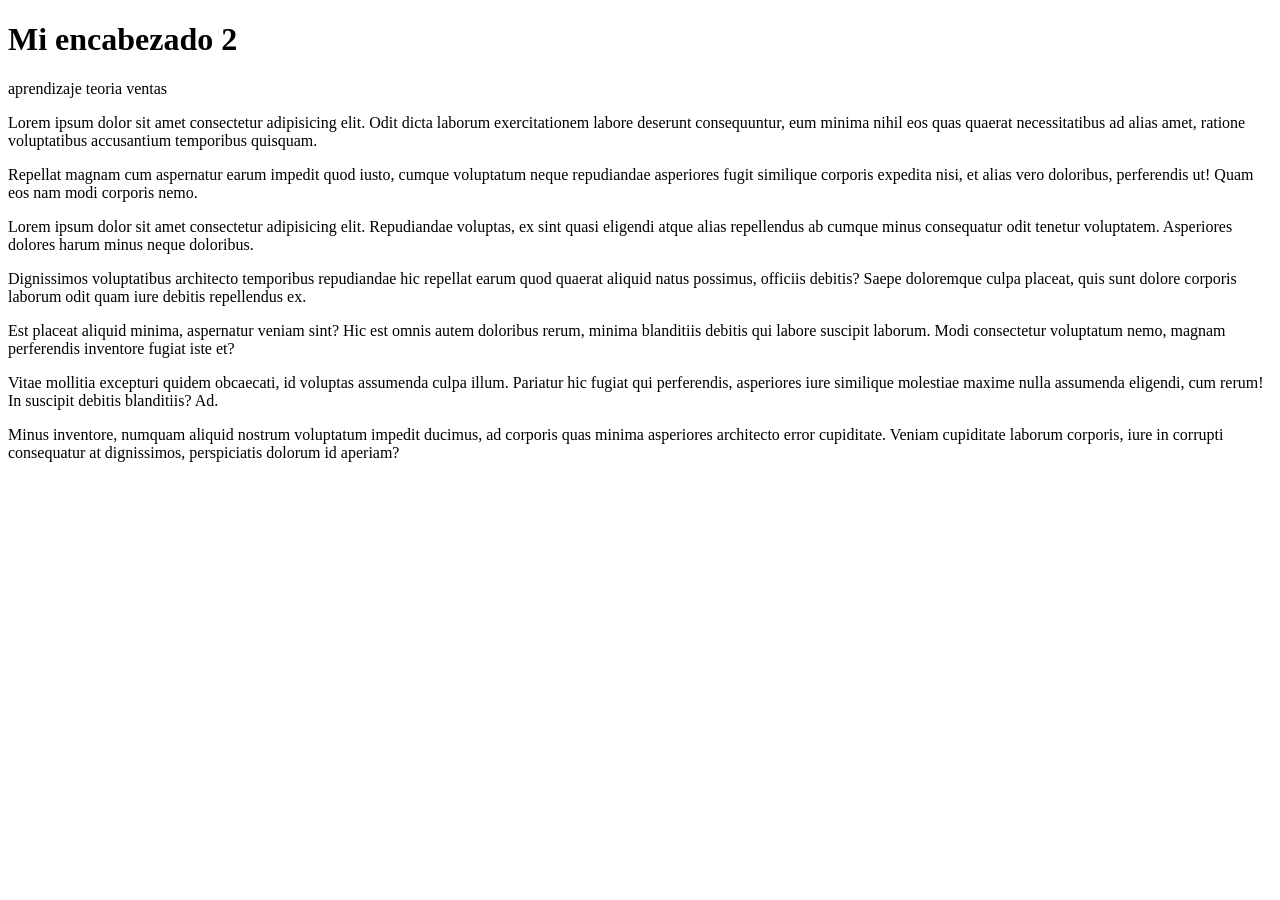
<file: Progrmaciòn Web I/index.html>
<!DOCTYPE html>
<html lang="en">
<head> 
    <meta charset="UTF-8">
    <meta name="viewport" content="width=device-width, initial-scale=1.0">
    <title>MI primera pagina web</title>
</head>
<body>
    
    <header>
        <h1>Mi encabezado 2</h1>
        aprendizaje
        teoria
        ventas
        
        <a href=""></a>
        <a href=""></a>
        <a href=""></a>

    </header>
    
    <!-- sectio·aprendizaje -->
    <!--section#aprendizaje -->
    <!-- section#aprendizaje>article*2>p>lorem -->

    <section id="aprendizaje">
        <article>
            <p>Lorem ipsum dolor sit amet consectetur adipisicing elit. Odit dicta laborum exercitationem labore deserunt consequuntur, eum minima nihil eos quas quaerat necessitatibus ad alias amet, ratione voluptatibus accusantium temporibus quisquam.</p>
        </article>
        <article>
            <p>Repellat magnam cum aspernatur earum impedit quod iusto, cumque voluptatum neque repudiandae asperiores fugit similique corporis expedita nisi, et alias vero doloribus, perferendis ut! Quam eos nam modi corporis nemo.</p>
        </article>
    </section>

    <section>
        <article>
            <p>Lorem ipsum dolor sit amet consectetur adipisicing elit. Repudiandae voluptas, ex sint quasi eligendi atque alias repellendus ab cumque minus consequatur odit tenetur voluptatem. Asperiores dolores harum minus neque doloribus.</p>
        </article>
        <article>
            <p>Dignissimos voluptatibus architecto temporibus repudiandae hic repellat earum quod quaerat aliquid natus possimus, officiis debitis? Saepe doloremque culpa placeat, quis sunt dolore corporis laborum odit quam iure debitis repellendus ex.</p>
        </article>
        <article>
            <p>Est placeat aliquid minima, aspernatur veniam sint? Hic est omnis autem doloribus rerum, minima blanditiis debitis qui labore suscipit laborum. Modi consectetur voluptatum nemo, magnam perferendis inventore fugiat iste et?</p>
        </article>
        <article>
            <p>Vitae mollitia excepturi quidem obcaecati, id voluptas assumenda culpa illum. Pariatur hic fugiat qui perferendis, asperiores iure similique molestiae maxime nulla assumenda eligendi, cum rerum! In suscipit debitis blanditiis? Ad.</p>
        </article>
        <article>
            <p>Minus inventore, numquam aliquid nostrum voluptatum impedit ducimus, ad corporis quas minima asperiores architecto error cupiditate. Veniam cupiditate laborum corporis, iure in corrupti consequatur at dignissimos, perspiciatis dolorum id aperiam?</p>
        </article>
    </section>

    <!-- sECCION DE ARTICULO -->
</body>

</html>
</file>
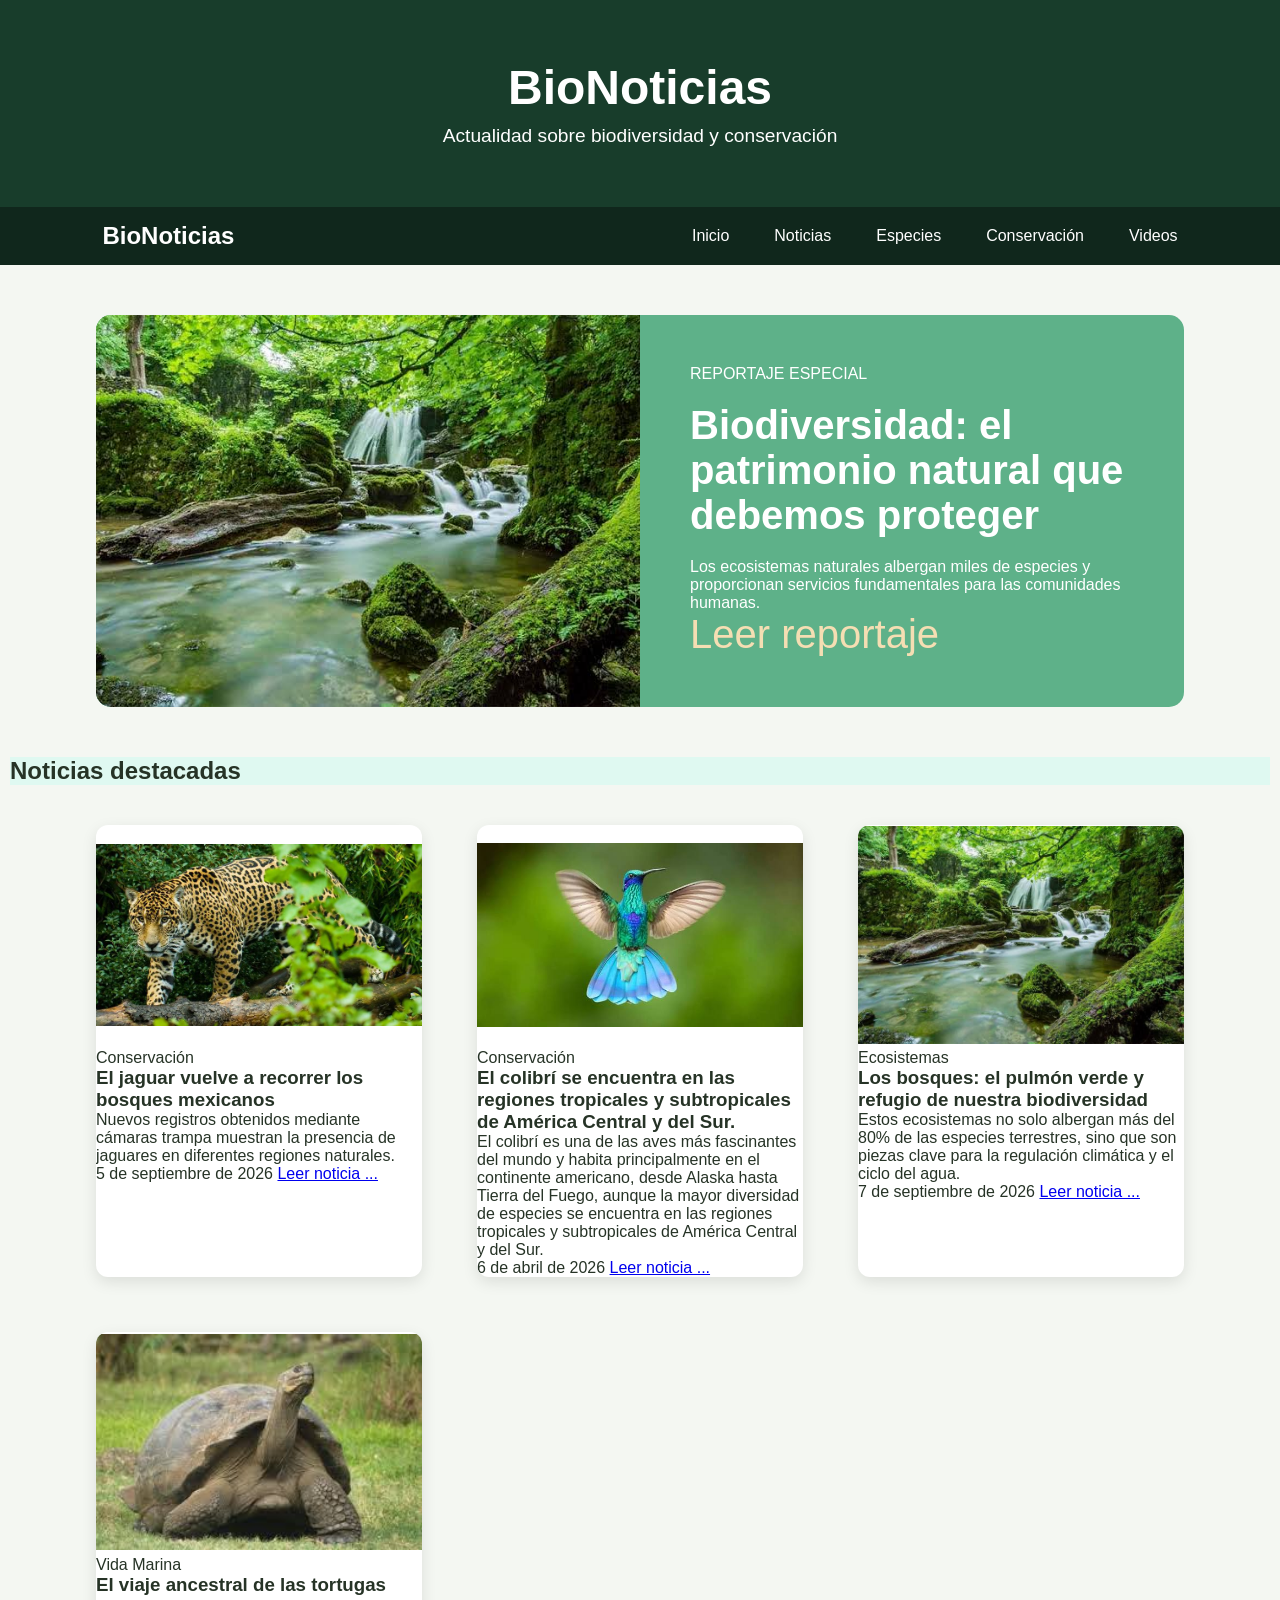
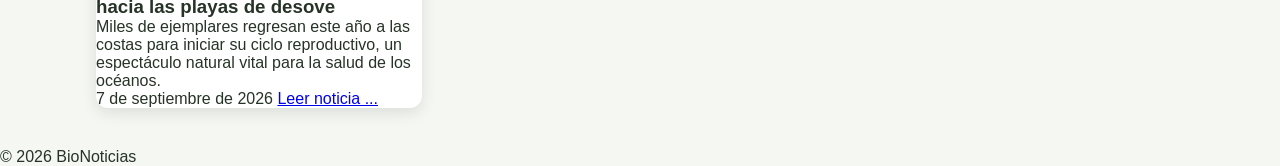
<file: Progrmaciòn Web I/bio/index.html>
<!DOCTYPE html>
<html lang="es">

<head>
    <meta charset="UTF-8">
    <meta name="viewport" content="width=device-width, initial-scale=1.0">
    <title>BioNoticias</title>
    <link rel="stylesheet" href="css/estilos.css">
</head>

<body>

    <header>
        <h1>BioNoticias</h1>
        <p>Actualidad sobre biodiversidad y conservación</p>
    </header>


    <nav class="menu">

        <div class="logo">
            BioNoticias
        </div>

        <div class="enlaces">

            <a href="#inicio">Inicio</a>
            <a href="#noticias">Noticias</a>
            <a href="#especies">Especies</a>
            <a href="#conservacion">Conservación</a>
            <a href="#videos">Videos</a>

        </div>

    </nav>

    <main>
        <section class="principal">

            <img src="img/bosque.jpg" alt="Bosque tropical">

            <div class="principal-texto">

                <span>REPORTAJE ESPECIAL</span>

                <h2>
                    Biodiversidad: el patrimonio natural
                    que debemos proteger
                </h2>

                <p>
                    Los ecosistemas naturales albergan miles de especies
                    y proporcionan servicios fundamentales para las
                    comunidades humanas.
                </p>

                <a href="#">
                    Leer reportaje
                </a>

            </div>

        </section>
        <section>
            <h2 style="margin: 10px; background-color: rgba(139, 255, 232, 0.2)">
                Noticias destacadas</h2>

            <div class="grid-noticias">

                <article class="noticia">

                    <img src="img/jaguar.jpg" alt="Jaguar en un bosque tropical">

                    <div class="noticia-contenido">

                        <span class="categoria">
                            Conservación
                        </span>

                        <h3>
                            El jaguar vuelve a recorrer los bosques mexicanos
                        </h3>

                        <p>
                            Nuevos registros obtenidos mediante cámaras trampa
                            muestran la presencia de jaguares en diferentes
                            regiones naturales.
                        </p>

                        <time datetime="2026-09-05">
                            5 de septiembre de 2026
                        </time>

                        <a href="#" class="leer-mas">
                            Leer noticia ...
                        </a>

                    </div>

                </article>

                <article class="noticia">

                    <img src="img/colibri.jpg" alt="Colibrí en la selva de México">

                    <div class="noticia-contenido">

                        <span class="categoria">
                            Conservación
                        </span>

                        <h3>
                            El colibrí se encuentra en las regiones tropicales y subtropicales de América Central y del
                            Sur.
                        </h3>

                        <p>
                            El colibrí es una de las aves más fascinantes del mundo y habita principalmente en el
                            continente
                            americano, desde Alaska hasta Tierra del Fuego, aunque la mayor diversidad de especies se
                            encuentra en las regiones tropicales y subtropicales de América Central y del Sur.
                        </p>


                        <time datetime="2026-04-06">
                            6 de abril de 2026
                        </time>

                        <a href="#" class="leer-mas">
                            Leer noticia ...
                        </a>

                    </div>

                </article>

                <article class="noticia">

                    <img src="img/bosque.jpg" alt="Bosque templado con densa vegetación y neblina">

                    <div class="noticia-contenido">

                        <span class="categoria">
                            Ecosistemas
                        </span>

                        <h3>
                            Los bosques: el pulmón verde y refugio de nuestra biodiversidad
                        </h3>

                        <p>
                            Estos ecosistemas no solo albergan más del 80% de las especies terrestres,
                            sino que son piezas clave para la regulación climática y el ciclo del agua.
                        </p>

                        <time datetime="2026-09-07">
                            7 de septiembre de 2026
                        </time>

                        <a href="#" class="leer-mas">
                            Leer noticia ...
                        </a>

                    </div>

                </article>

                <article class="noticia">

                    <img src="img/tortuga.jpg" alt="Tortuga marina nadando en un arrecife de coral">

                    <div class="noticia-contenido">

                        <span class="categoria">
                            Vida Marina
                        </span>

                        <h3>
                            El viaje ancestral de las tortugas hacia las playas de desove
                        </h3>

                        <p>
                            Miles de ejemplares regresan este año a las costas para iniciar su ciclo
                            reproductivo, un espectáculo natural vital para la salud de los océanos.
                        </p>

                        <time datetime="2026-09-07">
                            7 de septiembre de 2026
                        </time>

                        <a href="#" class="leer-mas">
                            Leer noticia ...
                        </a>

                    </div>

                </article>

            </div>


        </section>

    </main>

    <footer>
        <p>© 2026 BioNoticias</p>
    </footer>

</body>

</html>
</file>
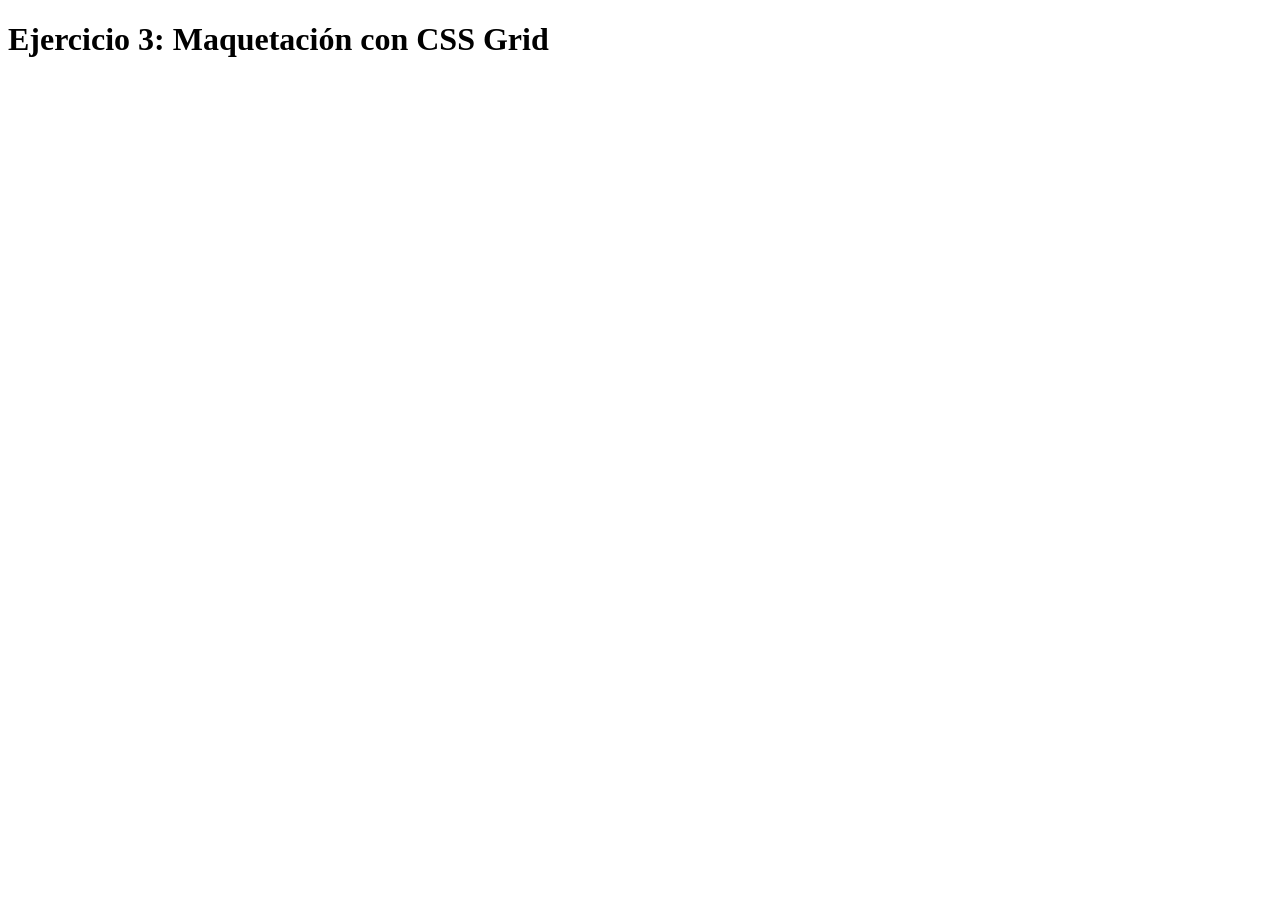
<file: Ejercicios HTML/Ejercicio 3.html>
<!DOCTYPE html>
<html lang="en">
<head>
    <meta charset="UTF-8">
    <meta name="viewport" content="width=device-width, initial-scale=1.0">
    <title>Document</title>

    <h1>Ejercicio 3: Maquetación con CSS Grid</h1>

    <style>

        main {
            display: grid;
            /* Completa la definición de 3 columnas iguales */
            grid-template-columns: 1fr 1fr 1fr;
            gap: 1rem;
        }

        section {
            background-color: lightcyan;
            padding: 1rem;
            border-radius: 8px;
        }

        /* Agrega hover a las secciones */
        section:hover {
            background-color: lightskyblue;
        }   

    </style>

</head>
<body>
</file>
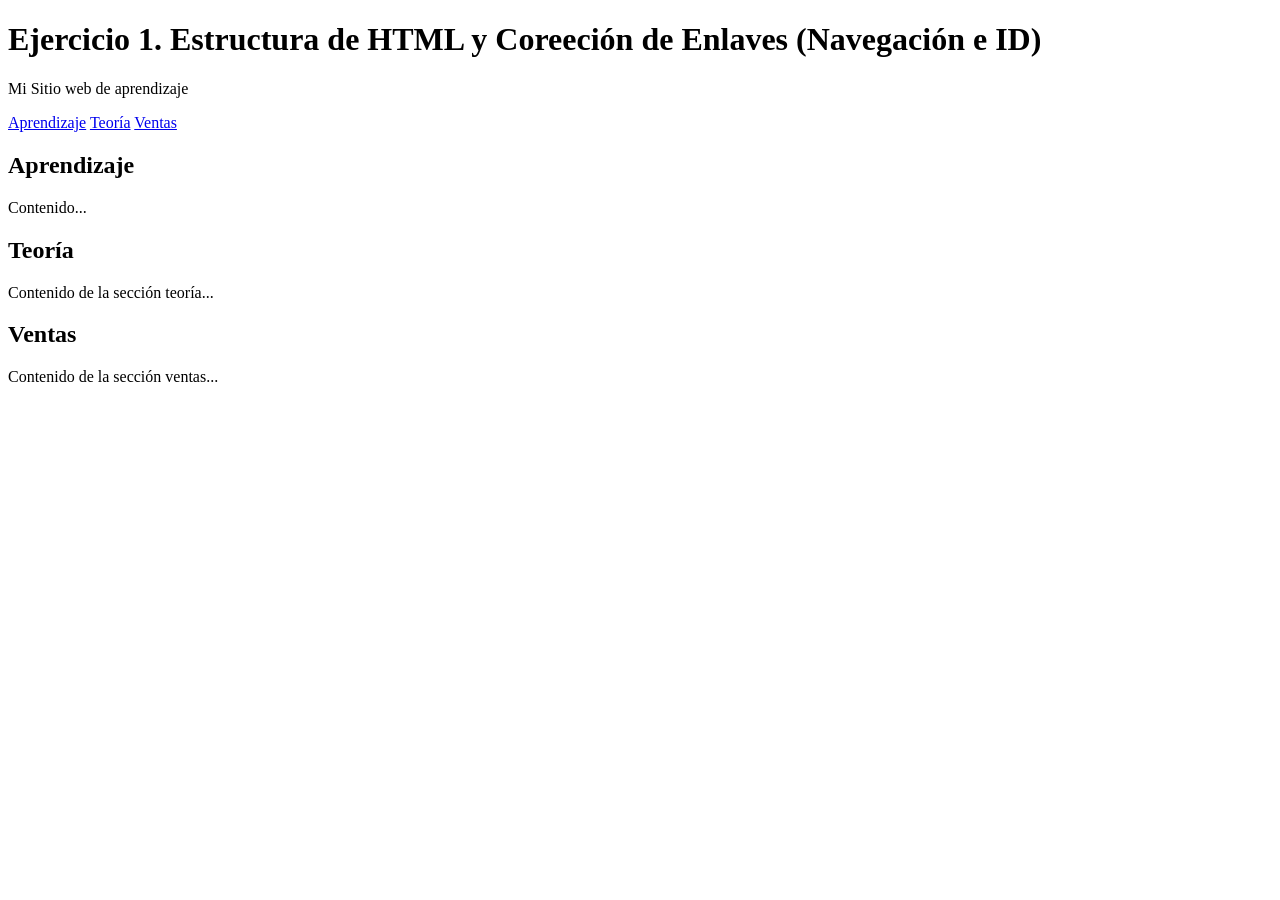
<file: Ejercicios HTML/Ejercicio1.html>
<!DOCTYPE html>
<html lang="en">
<head>
    <meta charset="UTF-8">
    <meta name="viewport" content="width=device-width, initial-scale=1.0">
    <title>Document</title>
</head>
<body>
    <header>
        <h1>Ejercicio 1. Estructura de HTML y Coreeción de Enlaves
            (Navegación e ID)
        </h1>
        
        <p> Mi Sitio web de aprendizaje </p>
        
        <!-- El href apunta al ID con el signo "#" -->
        <!-- Agrega aquí el atributo href apuntando al id correcto -->
    <a href="#aprendizaje">Aprendizaje</a>
    <a href="#teoria">Teoría</a>
    <a href="#ventas">Ventas</a>
</header>

<section id="aprendizaje">
    <h2>Aprendizaje</h2>
    <p>Contenido...</p>
</section>

<!-- Añade el id correspondiente -->
<section id="teoria">
    <h2>Teoría</h2>
    <p>Contenido de la sección teoría...</p>
</section>

<section id="ventas">
    <h2>Ventas</h2>
    <p>Contenido de la sección ventas...</p>
</section>

</body>
</html>
</file>
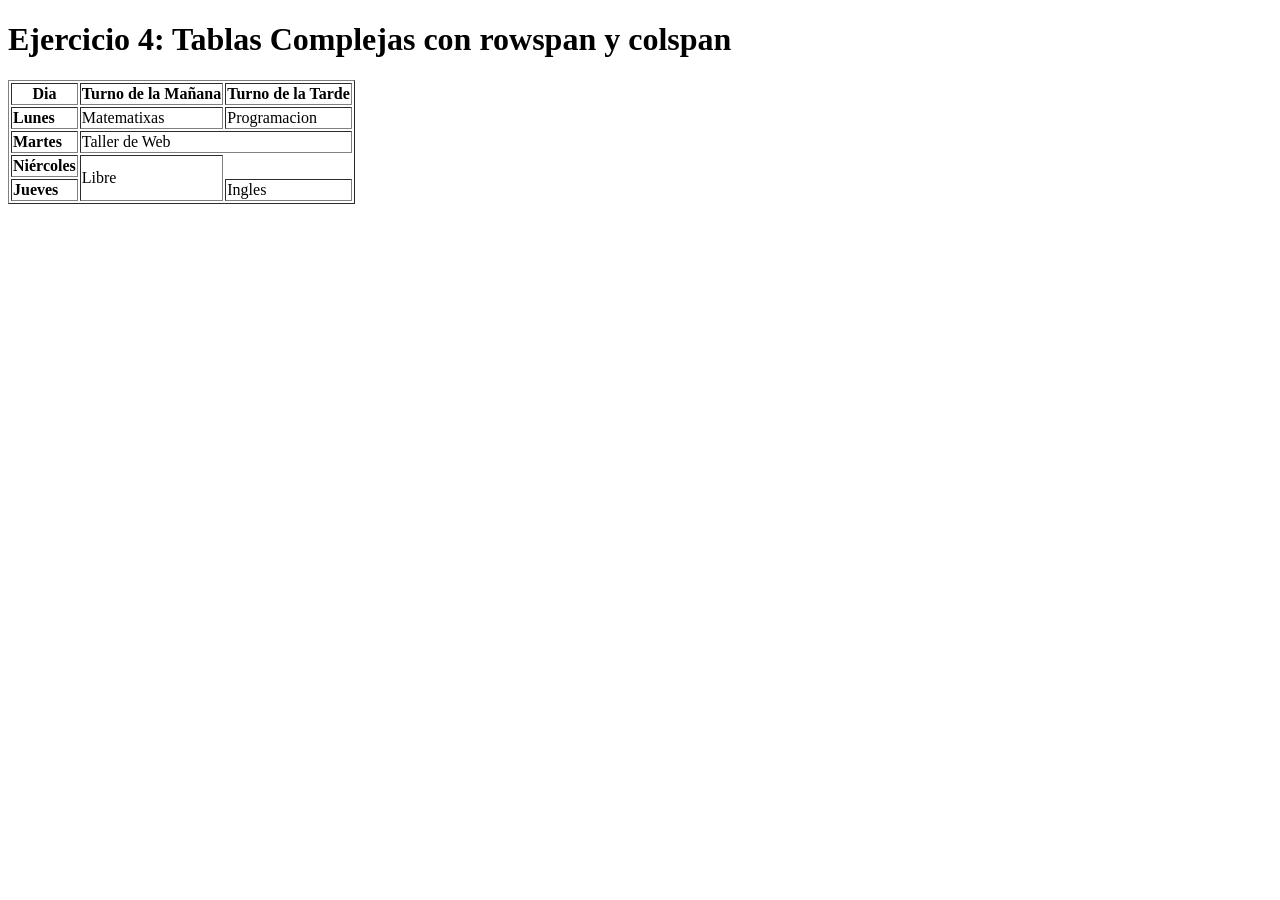
<file: Ejercicios HTML/Ejercicio4.html>
<!DOCTYPE html>
<html lang="en">
<head>
    <meta charset="UTF-8">
    <meta name="viewport" content="width=device-width, initial-scale=1.0">
    <title>Document</title>

    <h1> Ejercicio 4: Tablas Complejas con rowspan y colspan </h1>

</head>
<body>

    <table border="1">

        <thead>
            <tr>
                <th>Dia</th>
                <th>Turno de la Mañana</th>
                <th>Turno de la Tarde</th>
                </tr>
        </thead>

        <tbody>
            <tr> 
                <td><strong>Lunes</strong></td>
                <td>Matematixas</td>
                <td>Programacion</td>
            </tr>

            <tr> 
                <td><strong>Martes</strong></td>
                <td colspan="2">Taller de Web</td>
            </tr>
            
            <tr> 
                <td><strong>Niércoles</strong></td>
                <!-- rowspan="2" expande la celda hacia la fila del Jueves -->
                <td rowspan="2">Libre</td>
            </tr>

            <tr> 
                <td><strong>Jueves</strong></td>
                <td>Ingles</td>
                <!-- Nota: No colocamos un <td> para Turno Tarde aquí porque lo ocupa el rowspan de arriba -->
            </tr>
        </tbody>

    </table>

</body>
</html>
</file>
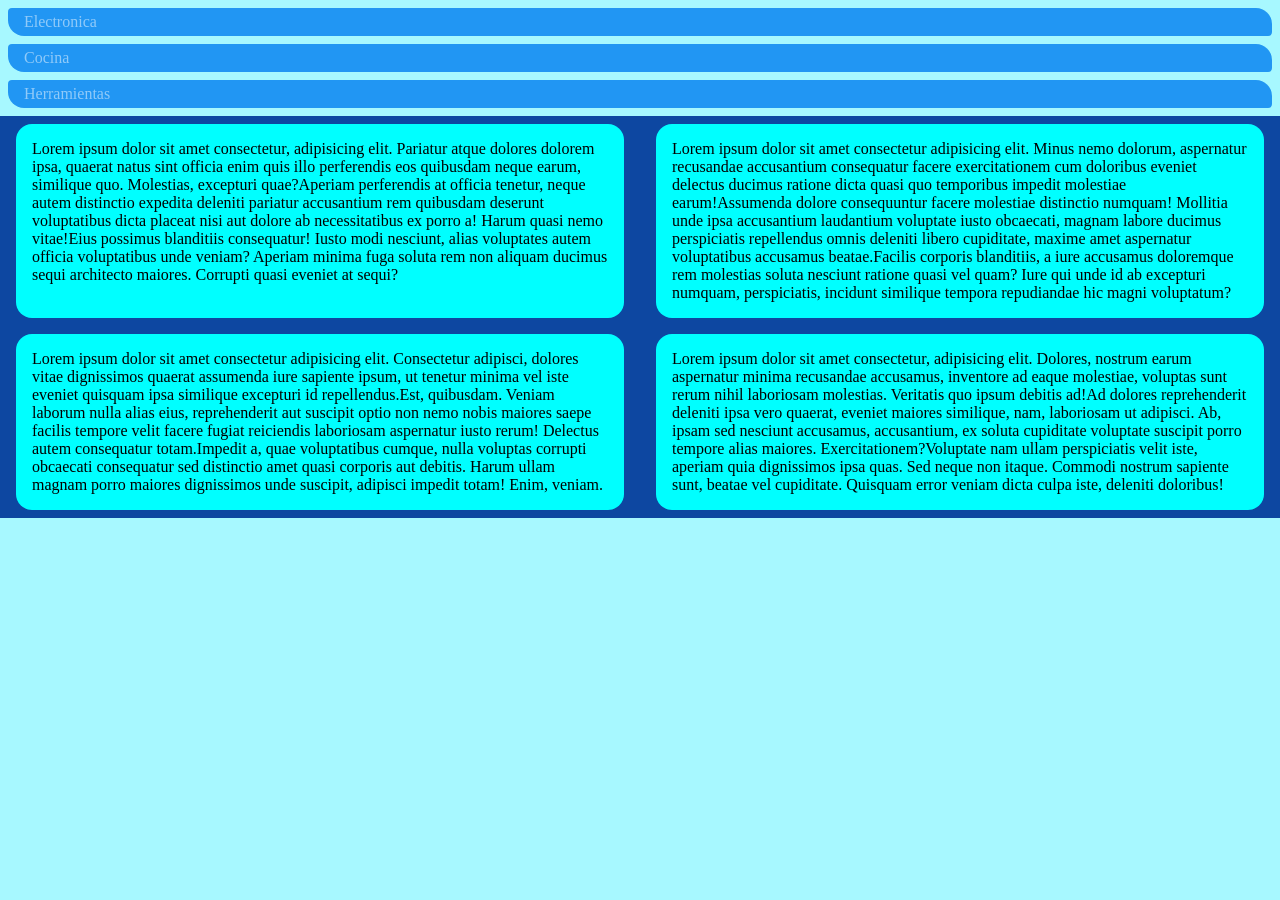
<file: Progrmaciòn Web I/menu.html>
<!DOCTYPE html>
<html lang="en">
<head>
    <meta charset="UTF-8">
    <meta name="viewport" content="width=device-width, initial-scale=1.0">
    <title>Document</title>

    <style>

        * {
            margin: 0;
            padding: 0;
        }

        body {
            background-color: #a7f8ff;        
        }

        a {
            color: #90CAF9; 
        }

        .men_item {
            background-color: #2196F3; 
            margin: 0.5rem; 
            padding: 5px 1rem; 
            border-radius: 0.25rem 1rem; 
        }
        
        /* ".men_item:hover": Sirve para que cuando pase el cursor 
        se cambie de color de la divicion */
        .men_item:hover {
            background-color: #97bcf5;
            border-radius: 1.5 rem;  
        }

        /* Solo se aplica a las clases que tengan menu */
        .menu {
            text-decoration: none; 
        }

        nav {
            display: flex;
            display: row;
            /*flex-direction: column;
            flex-direction: row; */
            background-color: #8bbb92;
            justify-content: flex-end;
        }

        @media (max-width: 500px) {
            nav {
            flex-direction: column;
            }
        }
            

        main {
            background-color: #0D47A1;
            display: grid;
            grid-template-columns: 1fr 1fr;
        }

        section { 
            padding: 1rem;
            background-color: aqua;
            margin: 0.5rem 1rem; 
            border-radius: 1rem;
        }

        section:hover {
            background-color: #a7f8ff;
        }

        

    </style>
</head>

<body>
    <!-- Con # es id y con . es clase -->
    <div class="men_item"><a href="#electronica" class="menu">Electronica</a></div>
    <div class="men_item"><a href="#cocina" class="menu">Cocina</a></div>
    <div class="men_item"><a href="#herramientas" class="menu">Herramientas</a></div>

    <main>
        <section>
            <p><span>Lorem ipsum dolor sit amet consectetur, adipisicing elit. Pariatur atque dolores dolorem ipsa, quaerat natus sint officia enim quis illo perferendis eos quibusdam neque earum, similique quo. Molestias, excepturi quae?</span><span>Aperiam perferendis at officia tenetur, neque autem distinctio expedita deleniti pariatur accusantium rem quibusdam deserunt voluptatibus dicta placeat nisi aut dolore ab necessitatibus ex porro a! Harum quasi nemo vitae!</span><span>Eius possimus blanditiis consequatur! Iusto modi nesciunt, alias voluptates autem officia voluptatibus unde veniam? Aperiam minima fuga soluta rem non aliquam ducimus sequi architecto maiores. Corrupti quasi eveniet at sequi?</span></p>
        </section>
        <section>
            <p><span>Lorem ipsum dolor sit amet consectetur adipisicing elit. Minus nemo dolorum, aspernatur recusandae accusantium consequatur facere exercitationem cum doloribus eveniet delectus ducimus ratione dicta quasi quo temporibus impedit molestiae earum!</span><span>Assumenda dolore consequuntur facere molestiae distinctio numquam! Mollitia unde ipsa accusantium laudantium voluptate iusto obcaecati, magnam labore ducimus perspiciatis repellendus omnis deleniti libero cupiditate, maxime amet aspernatur voluptatibus accusamus beatae.</span><span>Facilis corporis blanditiis, a iure accusamus doloremque rem molestias soluta nesciunt ratione quasi vel quam? Iure qui unde id ab excepturi numquam, perspiciatis, incidunt similique tempora repudiandae hic magni voluptatum?</span></p>
        </section>
        <section>
            <p><span>Lorem ipsum dolor sit amet consectetur adipisicing elit. Consectetur adipisci, dolores vitae dignissimos quaerat assumenda iure sapiente ipsum, ut tenetur minima vel iste eveniet quisquam ipsa similique excepturi id repellendus.</span><span>Est, quibusdam. Veniam laborum nulla alias eius, reprehenderit aut suscipit optio non nemo nobis maiores saepe facilis tempore velit facere fugiat reiciendis laboriosam aspernatur iusto rerum! Delectus autem consequatur totam.</span><span>Impedit a, quae voluptatibus cumque, nulla voluptas corrupti obcaecati consequatur sed distinctio amet quasi corporis aut debitis. Harum ullam magnam porro maiores dignissimos unde suscipit, adipisci impedit totam! Enim, veniam.</span></p>
        </section>
        <section>
            <p><span>Lorem ipsum dolor sit amet consectetur, adipisicing elit. Dolores, nostrum earum aspernatur minima recusandae accusamus, inventore ad eaque molestiae, voluptas sunt rerum nihil laboriosam molestias. Veritatis quo ipsum debitis ad!</span><span>Ad dolores reprehenderit deleniti ipsa vero quaerat, eveniet maiores similique, nam, laboriosam ut adipisci. Ab, ipsam sed nesciunt accusamus, accusantium, ex soluta cupiditate voluptate suscipit porro tempore alias maiores. Exercitationem?</span><span>Voluptate nam ullam perspiciatis velit iste, aperiam quia dignissimos ipsa quas. Sed neque non itaque. Commodi nostrum sapiente sunt, beatae vel cupiditate. Quisquam error veniam dicta culpa iste, deleniti doloribus!</span></p>
        </section>


    </main>

</body>

</html>
</file>
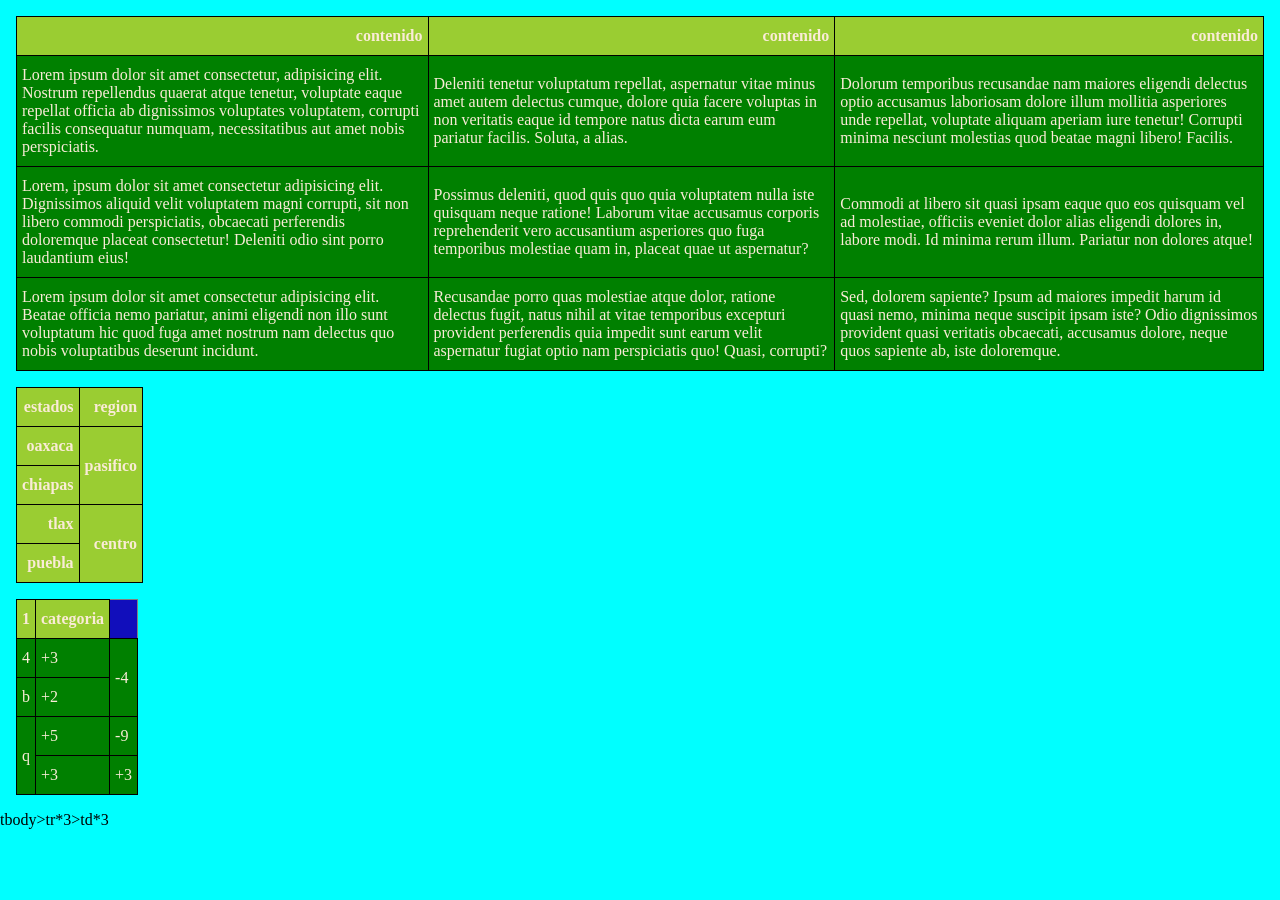
<file: Progrmaciòn Web I/tablas.html>
<!DOCTYPE html>
<html lang="en">
<head>
    <meta charset="UTF-8">
    <meta name="viewport" content="width=device-width, initial-scale=1.0">
    <title>Document</title>
    <style>
        *{padding: 0;
            margin: 0;
        }
        body{
            background-color: aqua;

        }
        table{
            background-color: rgb(17, 14, 187);

            margin: 1rem;
            border-collapse: collapse;
            color: antiquewhite;

        }
        th, td{
            padding: 10px 5px;
            border: 1px solid black;
        }
        th{
            text-align: right;
            background-color: yellowgreen;
        }

        td{
            background-color: green;
        }
        td:hover{
            background-color: rgb(249, 253, 0);
            font-size: large;
            color: rgb(0, 0, 0);

        }
    </style>
</head>
<body>
    <table border="1">
        <thead>
            <tr>
                <th width="33%">contenido</th>
                <th>contenido</th>
                <th>contenido</th>
            </tr>
        </thead>
        <tbody>
            <tr>
                <td>Lorem ipsum dolor sit amet consectetur, adipisicing elit. Nostrum repellendus quaerat atque tenetur, voluptate eaque repellat officia ab dignissimos voluptates voluptatem, corrupti facilis consequatur numquam, necessitatibus aut amet nobis perspiciatis.</td>
                <td>Deleniti tenetur voluptatum repellat, aspernatur vitae minus amet autem delectus cumque, dolore quia facere voluptas in non veritatis eaque id tempore natus dicta earum eum pariatur facilis. Soluta, a alias.</td>
                <td>Dolorum temporibus recusandae nam maiores eligendi delectus optio accusamus laboriosam dolore illum mollitia asperiores unde repellat, voluptate aliquam aperiam iure tenetur! Corrupti minima nesciunt molestias quod beatae magni libero! Facilis.</td>
            </tr>
            <tr>
                <td>Lorem, ipsum dolor sit amet consectetur adipisicing elit. Dignissimos aliquid velit voluptatem magni corrupti, sit non libero commodi perspiciatis, obcaecati perferendis doloremque placeat consectetur! Deleniti odio sint porro laudantium eius!</td>
                <td>Possimus deleniti, quod quis quo quia voluptatem nulla iste quisquam neque ratione! Laborum vitae accusamus corporis reprehenderit vero accusantium asperiores quo fuga temporibus molestiae quam in, placeat quae ut aspernatur?</td>
                <td>Commodi at libero sit quasi ipsam eaque quo eos quisquam vel ad molestiae, officiis eveniet dolor alias eligendi dolores in, labore modi. Id minima rerum illum. Pariatur non dolores atque!</td>
            </tr>
            <tr>
                <td>Lorem ipsum dolor sit amet consectetur adipisicing elit. Beatae officia nemo pariatur, animi eligendi non illo sunt voluptatum hic quod fuga amet nostrum nam delectus quo nobis voluptatibus deserunt incidunt.</td>
                <td>Recusandae porro quas molestiae atque dolor, ratione delectus fugit, natus nihil at vitae temporibus excepturi provident perferendis quia impedit sunt earum velit aspernatur fugiat optio nam perspiciatis quo! Quasi, corrupti?</td>
                <td>Sed, dolorem sapiente? Ipsum ad maiores impedit harum id quasi nemo, minima neque suscipit ipsam iste? Odio dignissimos provident quasi veritatis obcaecati, accusamus dolore, neque quos sapiente ab, iste doloremque.</td>
            </tr>
        </tbody>
    </table>

    <table border="1">
        <thead>
            <tr>
                <th>estados</th>
                <th>region</th>
            </tr>
        </thead>
        <tbody>
            <tr>
                <th>oaxaca</th>
                <th rowspan="2">pasifico</th>
            </tr>
            <tr>
                <th>chiapas</th>
            </tr>
            <tr>
                <th>tlax</th>
                <th rowspan="2">centro</th>
            </tr>
            <tr>
                <th>puebla</th>

            </tr>
        </tbody>
    </table>
    
</body>
</html>

<table border="1">
    <thead>
        <tr>
            <th>1</th>
            <th>categoria</th>
        </tr>
    </thead>
    <tbody>
        <tr>
            <td>4</td>
            <td>+3</td>
            <td rowspan="2">-4</td>
        </tr>
        <tr>
            <td>b</td>
            <td>+2</td>
            
        </tr>
        <tr>
            <td rowspan="2">q</td>
            <td>+5</td>
            <td>-9</td>
        </tr>
        <tr>
            <td >+3</td>
            <td>+3</td>
            
        </tr>
    </tbody>
</table>
tbody>tr*3>td*3
<!--04-sep-2026-->
</file>
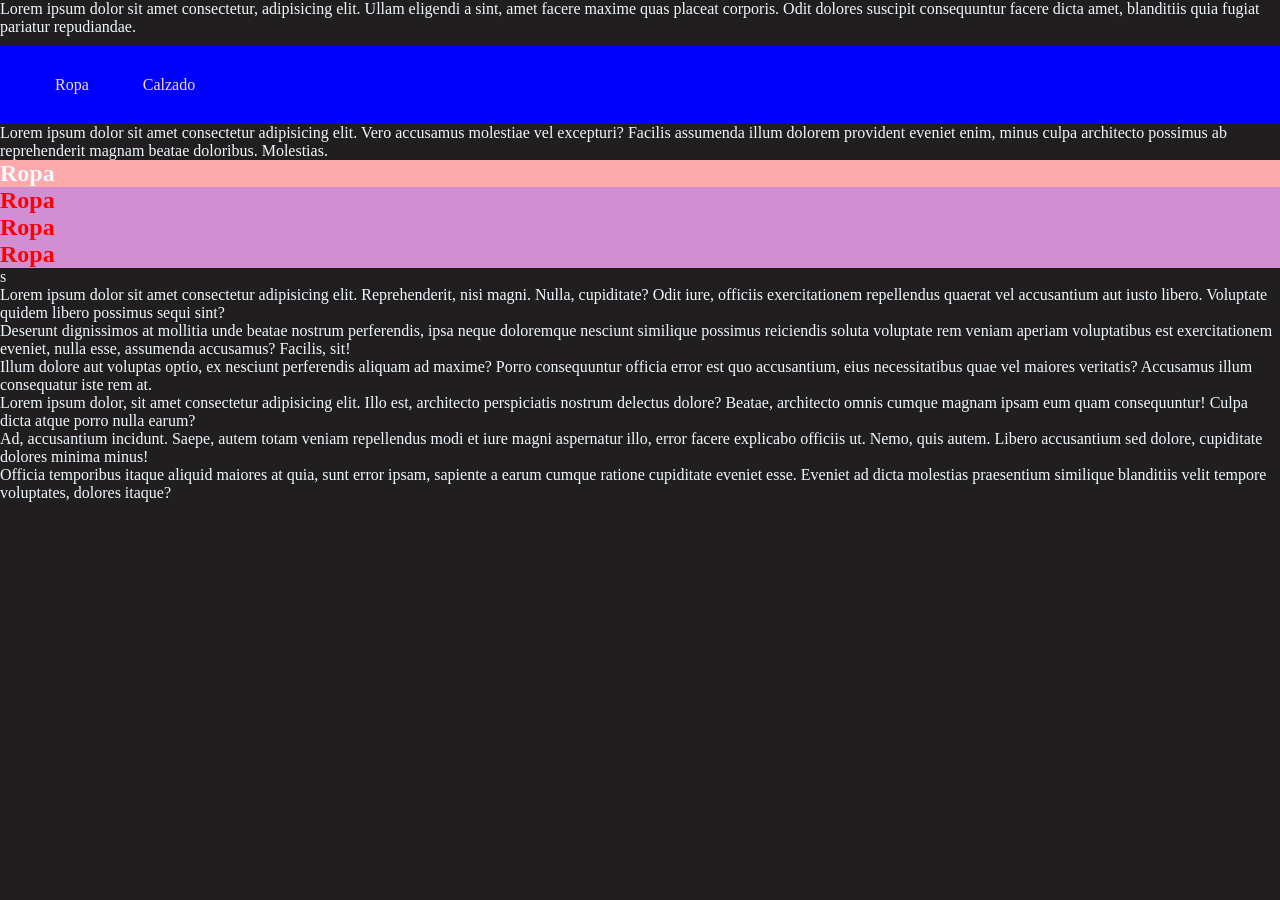
<file: Progrmaciòn Web I/ventas.html>
<!DOCTYPE html>
<html lang="en">
<head>
    <meta charset="UTF-8">
    <meta name="viewport" content="width=device-width, initial-scale=1.0">
    <title>Document</title>

    <style>

        * {
            margin: 0px;
            padding: 0px;
        }

        a {
            /* vertical, horizaontal */
            /* top right bottom left */

            padding: 10px 25px;
            border-radius: 10px;
            text-decoration: none;
            background-color: blue;
            color: wheat;
        }

        nav {
            padding: 30px;
            background-color: blue;
            margin-top: 10px;
        }
    </style>
</head>

<body style="background-color: rgb(32, 30, 30); color: aliceblue;">
    <header>
        <p> Lorem ipsum dolor sit amet consectetur, adipisicing elit. Ullam eligendi a sint, amet facere maxime quas placeat corporis. Odit dolores suscipit consequuntur facere dicta amet, blanditiis quia fugiat pariatur repudiandae.</p>
        <nav>
            <a href="#ropa">Ropa</a>
            <a href="#calzado">Calzado</a>
        </nav>
        <p> Lorem ipsum dolor sit amet consectetur adipisicing elit. Vero accusamus molestiae vel excepturi? Facilis assumenda illum dolorem provident eveniet enim, minus culpa architecto possimus ab reprehenderit magnam beatae doloribus. Molestias.</p>
    </header>

    <section id="ropa">
        <h1 style="background-color: #FFaaaa ;">Ropa</h1>
        <h1 style="color: red ; background-color: #Fafc;">Ropa</h1>
        <h1 style="color: red ; background-color: #Fafc;">Ropa</h1>
        <h1 style="color: red ; background-color: #Fafc;">Ropa</h1>

        <article>s
            <p>Lorem ipsum dolor sit amet consectetur adipisicing elit. Reprehenderit, nisi magni. Nulla, cupiditate? Odit iure, officiis exercitationem repellendus quaerat vel accusantium aut iusto libero. Voluptate quidem libero possimus sequi sint?</p>
        </article>
        <article>
            <p>Deserunt dignissimos at mollitia unde beatae nostrum perferendis, ipsa neque doloremque nesciunt similique possimus reiciendis soluta voluptate rem veniam aperiam voluptatibus est exercitationem eveniet, nulla esse, assumenda accusamus? Facilis, sit!</p>
        </article>
        <article>
            <p>Illum dolore aut voluptas optio, ex nesciunt perferendis aliquam ad maxime? Porro consequuntur officia error est quo accusantium, eius necessitatibus quae vel maiores veritatis? Accusamus illum consequatur iste rem at.</p>
        </article>
    </section>

    <section id="calzado">
        <article>
            <p>Lorem ipsum dolor, sit amet consectetur adipisicing elit. Illo est, architecto perspiciatis nostrum delectus dolore? Beatae, architecto omnis cumque magnam ipsam eum quam consequuntur! Culpa dicta atque porro nulla earum?</p>
        </article>
        <article>
            <p>Ad, accusantium incidunt. Saepe, autem totam veniam repellendus modi et iure magni aspernatur illo, error facere explicabo officiis ut. Nemo, quis autem. Libero accusantium sed dolore, cupiditate dolores minima minus!</p>
        </article>
        <article>
            <p>Officia temporibus itaque aliquid maiores at quia, sunt error ipsam, sapiente a earum cumque ratione cupiditate eveniet esse. Eveniet ad dicta molestias praesentium similique blanditiis velit tempore voluptates, dolores itaque?</p>
        </article>
    </section>



</body>
</html>
</file>
<file: Progrmaciòn Web I/bio/css/estilos.css>
* {
    box-sizing: border-box;
    margin: 0;
    padding: 0;
}

body {
    font-family: Arial, sans-serif;
    background-color: #f4f7f2;
    color: #263326;
}

header {
    background-color: #183d2b;
    color: white;
    text-align: center;
    padding: 60px 20px;
}

header  h1 {
    font-size: 3rem;
    margin-bottom: 10px;
}

header p {
    font-size: 1.2rem;
}

.menu {
    display: flex;
    justify-content: space-between;
    gap: 2rem;
    align-items: center;
    background-color: #10271c;
    padding: 15px 8%;
    position: sticky;
    top: 0;
    z-index: 1000;
}

.logo {
    color: white;
    font-size: 1.5rem;
    font-weight: bold;
}

.enlaces {
    display: flex;
    gap: 45px;
}

.enlaces a {
    color: white;
    text-decoration: none;
    display: inline-block; 
    transition: 0.3s;
}

.enlaces a:hover {
    color: #9bd18b;
    transform: scale(1.1); 
}

.grid-noticias {
    width: 85%;
    max-width: 1200px;
    margin: 40px auto;
    display: grid;
    grid-template-columns: repeat(3, 1fr);
    gap: 55px;
}

.noticia {
    background-color: white;

    border-radius: 12px;

    overflow: hidden;

    box-shadow:
        0 5px 15px rgba(0,0,0,0.1);

    transition:
        transform 0.3s,
        box-shadow 0.3s;
}
.noticia {
    transition: transform 0.4s cubic-bezier(0.175, 0.885, 0.32, 1.275), 
                box-shadow 0.3s ease;
}

.noticia:hover {
    /* Escala un 2%, sube 6px y rota medio grado */
    transform: scale(1.02) translateY(-6px) rotate(0.5deg);
    box-shadow: 0 15px 35px rgba(0, 0, 0, 0.15);
}

.noticia img {
    width: 100%;
    height: 220px;

    object-fit: contain;

    transition: transform 0.5s;
}

.noticia:hover img {
    transform: scale(1.08);
}

@keyframes aparecer {

    from {
        opacity: 0;
        transform: translateY(30px);
    }

    to {
        opacity: 1;
        transform: translateY(0);
    }

}

@keyframes rebotarYAparecer {
    0% {
        opacity: 0;
        transform: translateY(30px);
    }

    50% {
        opacity: 0.5;
        transform: translateY(-10px); /* Sube de más para el efecto rebote */
    }

    100% {
        opacity: 1;
        transform: translateY(0);    /* Se asienta en su lugar */
    }
}

.noticia {
    animation: rebotarYAparecer 0.8s ease;
}

.principal {
    width: 85%;
    max-width: 1200px;
    margin: 50px auto;

    display: grid;
    grid-template-columns: 1fr 1fr;

    background-color: #5eb189;
    color: white;

    border-radius: 15px;
    overflow: hidden;
}

.principal img {
    width: 100%;
    height: 100%;
    object-fit: cover;
}

.principal-texto {
    padding: 50px;
}

.principal-texto h2 {
    font-size: 2.5rem;
    margin: 20px 0;
}

.principlal a {
    text-decoration: none; 
    color: wheat;
}

.principal a:hover {
    transform: scale(1.1);
    color: rgb(185,157,106);
}

.principal-texto a {
    font-size: 2.5rem;
    color: wheat;
    text-decoration: none;
}

.principal-text {
    font-size: 1.2rem;
    line-height: 1.6;
    margin-top: 20px;
}
</file>
